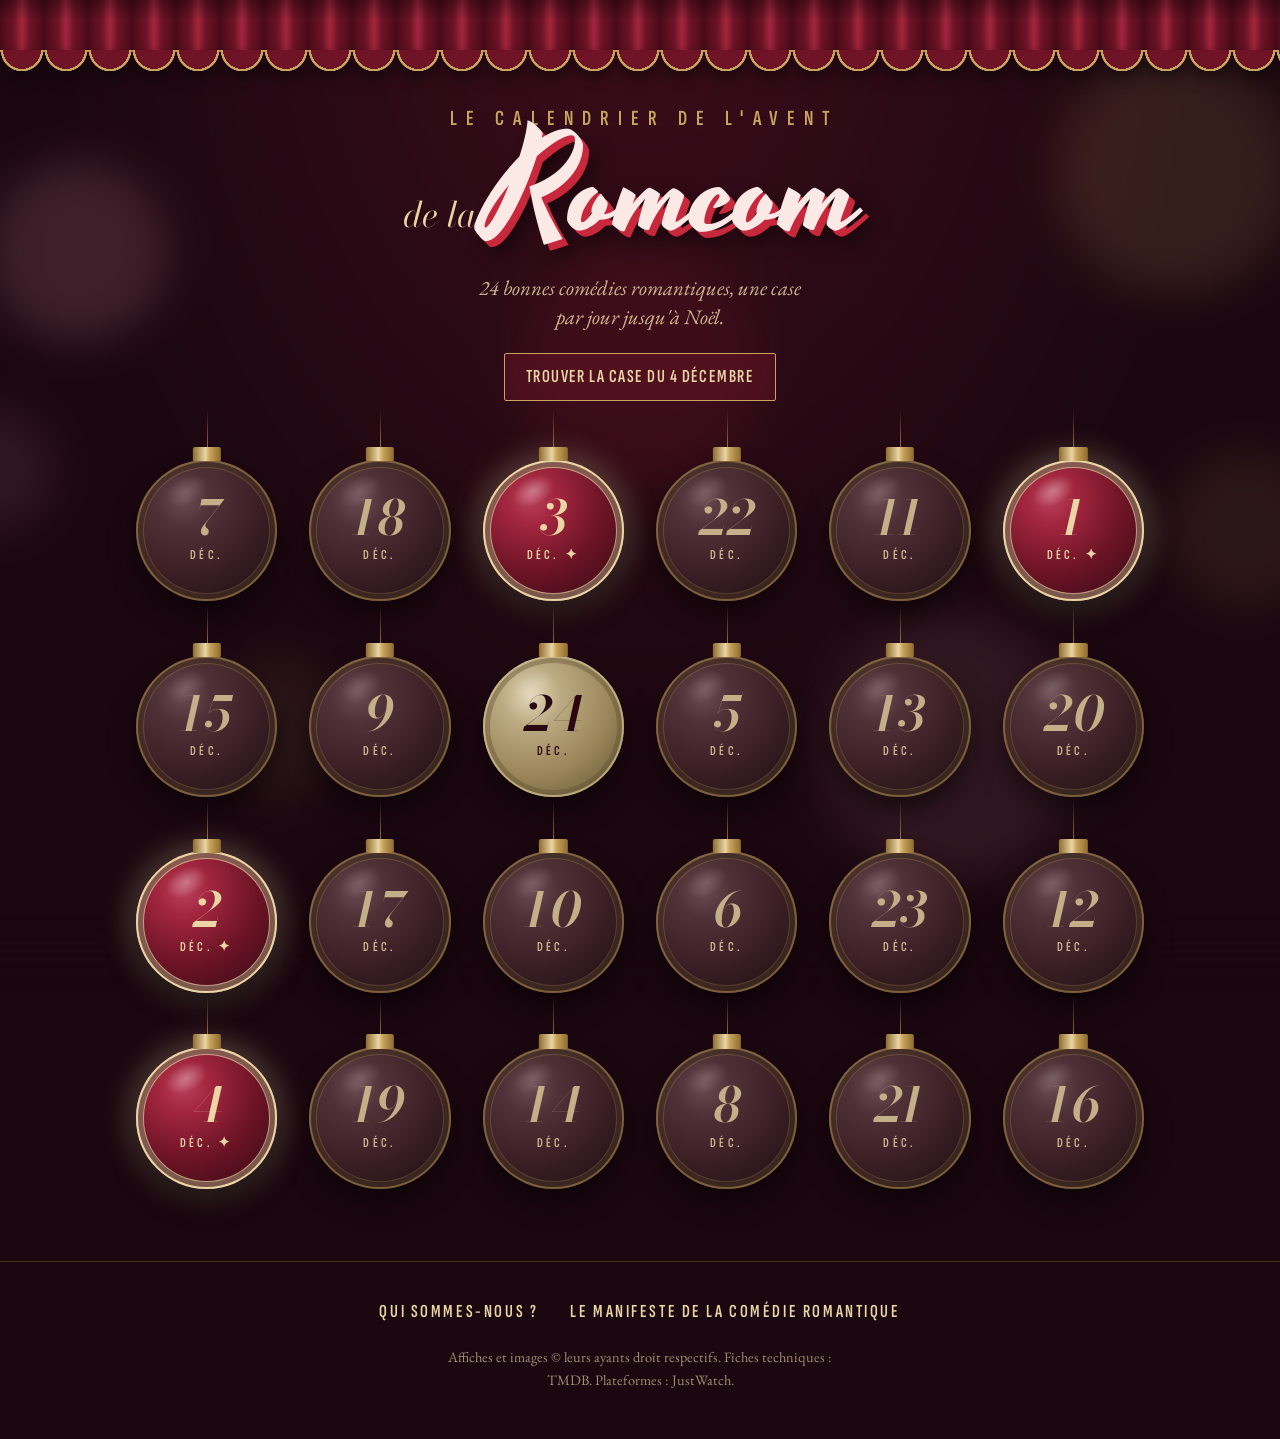
<file: index.html>
<!doctype html>
<html lang="fr">
<head>
  <meta charset="utf-8">
  <meta name="viewport" content="width=device-width, initial-scale=1, viewport-fit=cover">
  <title>Le calendrier de l'avent de la romcom</title>
  <meta property="og:type" content="website">
  <meta property="og:locale" content="fr_FR">
  <meta property="og:site_name" content="Le calendrier de l'avent de la romcom">
  <meta property="og:title" content="Le calendrier de l'avent de la romcom">
  <meta property="og:description" content="24 bonnes comédies romantiques, une case par jour jusqu'à Noël.">
  <meta property="og:url" content="https://sararbg.github.io/calendrier-avent-romcom/">
  <meta property="og:image" content="https://sararbg.github.io/calendrier-avent-romcom/images/partage.jpg">
  <meta property="og:image:width" content="1200">
  <meta property="og:image:height" content="630">
  <meta property="og:image:alt" content="Le calendrier de l'avent de la romcom : un rideau de cinéma et des boules de Noël avec des scènes de films">
  <meta name="twitter:card" content="summary_large_image">
  <meta name="description" content="24 bonnes comédies romantiques, une case par jour jusqu'à Noël : le pitch, trois bonnes raisons de regarder et où voir le film en France.">
  <link rel="icon" href="data:image/svg+xml,%3Csvg xmlns='http://www.w3.org/2000/svg' viewBox='0 0 32 32'%3E%3Crect x='13' y='2' width='6' height='5' rx='1' fill='%23c9a45c'/%3E%3Ccircle cx='16' cy='19' r='12' fill='%236e1426' stroke='%23c9a45c' stroke-width='2'/%3E%3C/svg%3E">
  <link rel="preconnect" href="https://fonts.googleapis.com">
  <link rel="preconnect" href="https://fonts.gstatic.com" crossorigin>
  <link href="https://fonts.googleapis.com/css2?family=Bodoni+Moda:ital,opsz,wght@0,6..96,400..700;1,6..96,400..700&family=EB+Garamond:ital,wght@0,400..600;1,400..600&family=Sofia+Sans+Extra+Condensed:wght@400;600;700&family=Yesteryear&display=swap" rel="stylesheet">
  <link rel="stylesheet" href="assets/style.css?v=11">
</head>
<body>
  <div class="bokeh" aria-hidden="true"></div>
  <div class="etincelles" aria-hidden="true"></div>
  <div class="lambrequin" aria-hidden="true"></div>

  <header class="entete">
    <h1>
      <span class="enseigne-haut">Le calendrier de l'avent</span>
      <span class="enseigne-bas"><span class="de-la">de la</span> <span class="logo">Romcom</span></span>
    </h1>
    <p class="accroche">24 bonnes comédies romantiques, une case par jour jusqu'à Noël.</p>
    <p class="statut" id="statut" aria-live="polite"></p>
  </header>

  <p class="apercu" id="apercu" hidden>Mode aperçu : toutes les cases sont ouvertes. Les visiteurs ne voient pas ce mode.</p>

  <main>
    <div class="calendrier" id="calendrier"></div>
  </main>

  <footer class="pied">
    <nav>
      <a href="qui-sommes-nous.html">Qui sommes-nous ?</a>
      <a href="manifeste.html">Le manifeste de la comédie romantique</a>
    </nav>
    <p class="mentions">Affiches et images © leurs ayants droit respectifs. Fiches techniques : TMDB. Plateformes : JustWatch.</p>
  </footer>

  <dialog class="fiche" id="fiche" aria-labelledby="fiche-titre">
    <button class="fermer" type="button" aria-label="Fermer la fiche">×</button>
    <div class="fiche-contenu" id="fiche-contenu"></div>
  </dialog>

  <div class="toast" id="toast" role="status" aria-live="polite"></div>

  <script src="assets/films.js?v=11"></script>
  <script src="assets/app.js?v=11"></script>
</body>
</html>
</file>
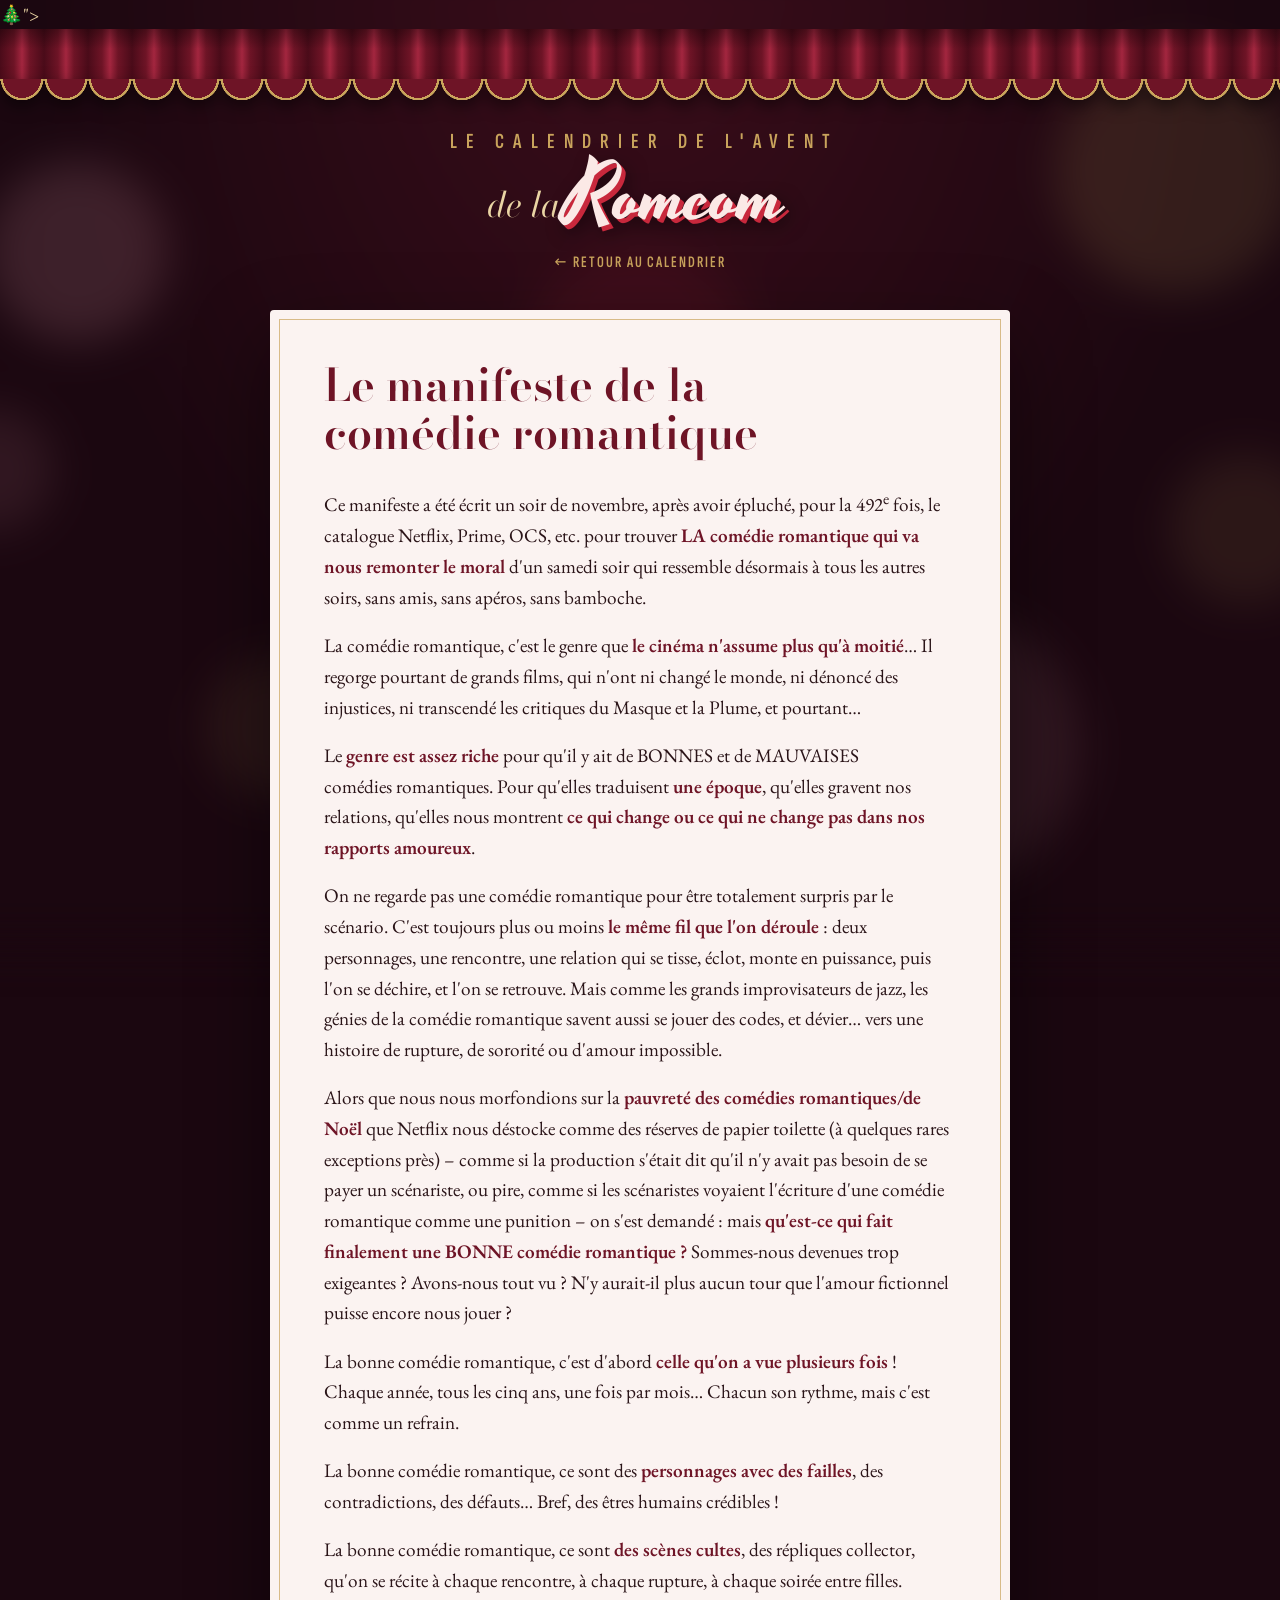
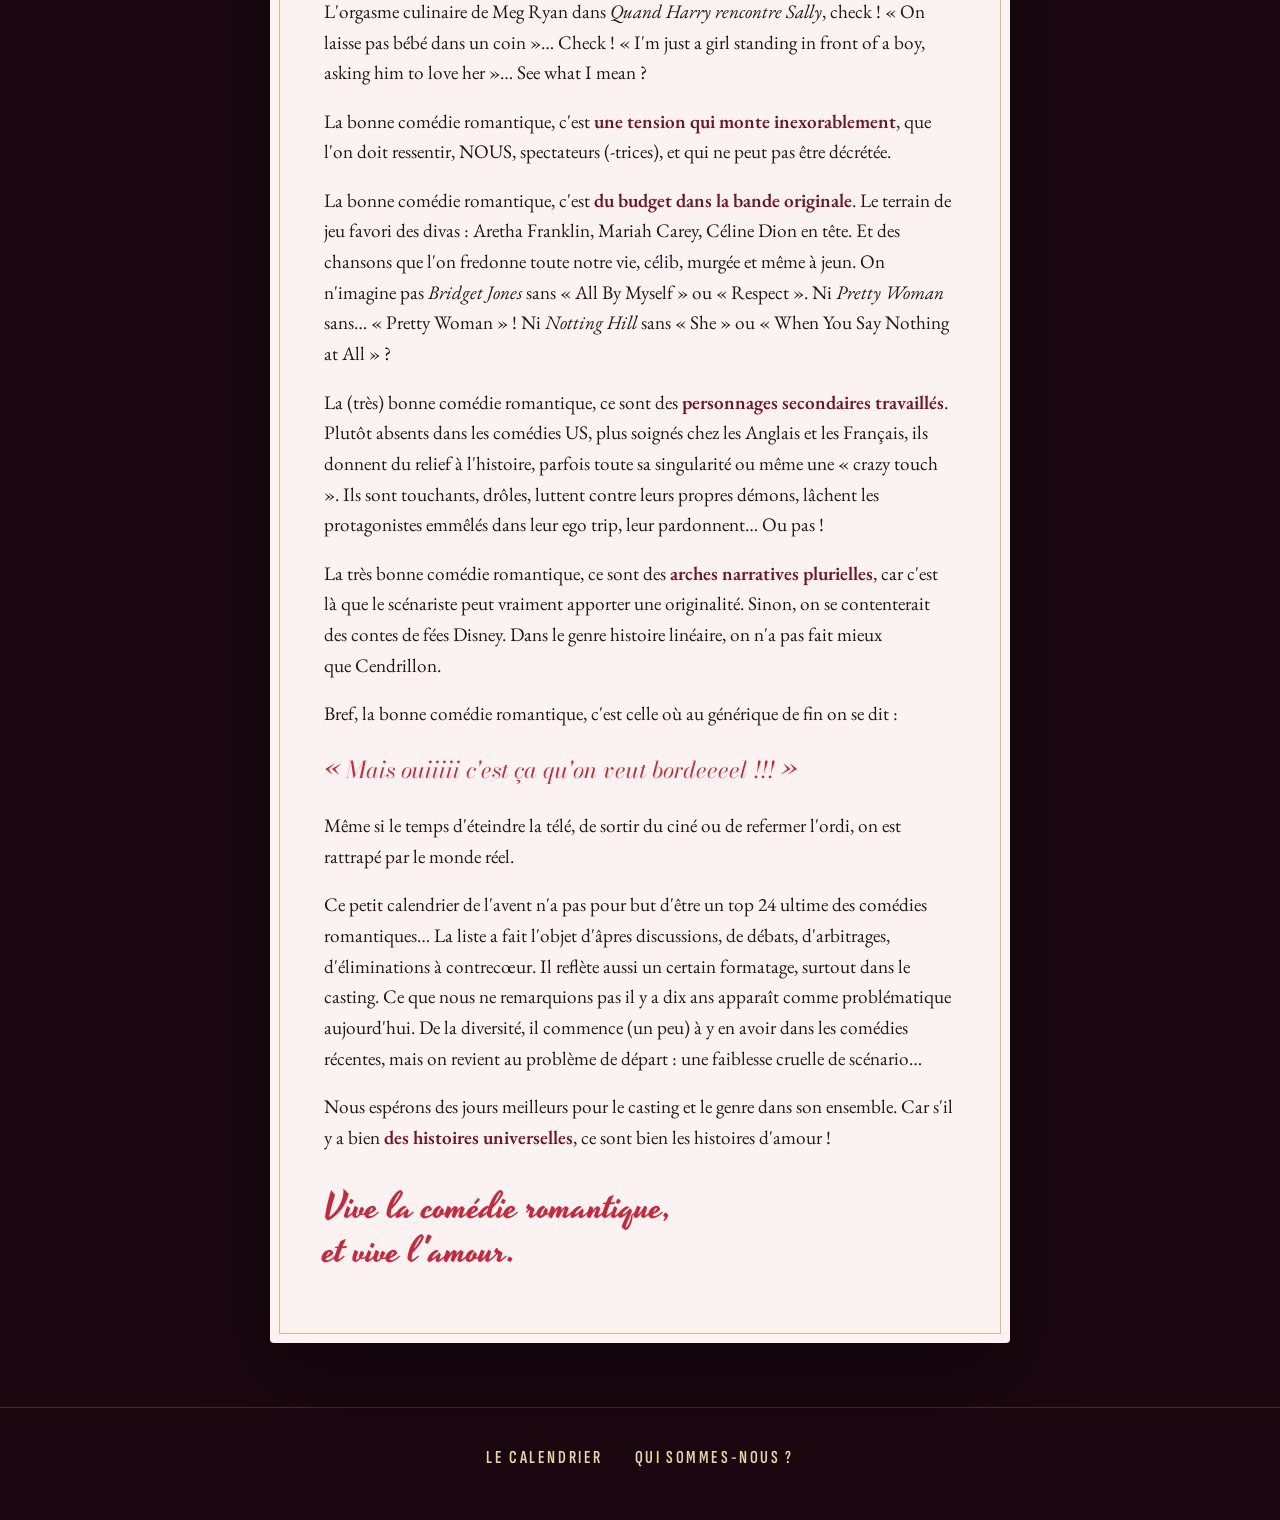
<file: manifeste.html>
<!doctype html>
<html lang="fr">
<head>
  <meta charset="utf-8">
  <meta name="viewport" content="width=device-width, initial-scale=1, viewport-fit=cover">
  <title>Le manifeste de la comédie romantique · Le calendrier de l'avent de la romcom</title>
  <meta property="og:type" content="website">
  <meta property="og:locale" content="fr_FR">
  <meta property="og:site_name" content="Le calendrier de l'avent de la romcom">
  <meta property="og:title" content="Le manifeste de la comédie romantique">
  <meta property="og:description" content="Qu'est-ce qui fait une BONNE comédie romantique ? Notre manifeste.">
  <meta property="og:url" content="https://sararbg.github.io/calendrier-avent-romcom/manifeste.html">
  <meta property="og:image" content="https://sararbg.github.io/calendrier-avent-romcom/images/partage.jpg">
  <meta property="og:image:width" content="1200">
  <meta property="og:image:height" content="630">
  <meta property="og:image:alt" content="Le calendrier de l'avent de la romcom : un rideau de cinéma et des boules de Noël avec des scènes de films">
  <meta name="twitter:card" content="summary_large_image">
  <meta name="description" content="Qu'est-ce qui fait une BONNE comédie romantique ? Notre manifeste.">
  <link rel="icon" href="data:image/svg+xml,%3Csvg xmlns='http://www.w3.org/2000/svg' viewBox='0 0 32 32'%3E%3Crect x='13' y='2' width='6' height='5' rx='1' fill='%23c9a45c'/%3E%3Ccircle cx='16' cy='19' r='12' fill='%236e1426' stroke='%23c9a45c' stroke-width='2'/%3E%3C/svg%3E"><text y='.9em' font-size='90'>🎄</text></svg>">
  <link rel="preconnect" href="https://fonts.googleapis.com">
  <link rel="preconnect" href="https://fonts.gstatic.com" crossorigin>
  <link href="https://fonts.googleapis.com/css2?family=Bodoni+Moda:ital,opsz,wght@0,6..96,400..700;1,6..96,400..700&family=EB+Garamond:ital,wght@0,400..600;1,400..600&family=Sofia+Sans+Extra+Condensed:wght@400;600;700&family=Yesteryear&display=swap" rel="stylesheet">
  <link rel="stylesheet" href="assets/style.css?v=11">
</head>
<body>
  <div class="bokeh" aria-hidden="true"></div>
  <div class="lambrequin" aria-hidden="true"></div>

  <header class="entete petite">
    <a href="index.html">
      <span class="enseigne-haut">Le calendrier de l'avent</span>
      <span class="enseigne-bas"><span class="de-la">de la</span> <span class="logo">Romcom</span></span>
    </a>
    <a class="retour" href="index.html">← Retour au calendrier</a>
  </header>

  <main>
    <article class="page">
      <h2>Le manifeste de la comédie romantique</h2>

      <p>Ce manifeste a été écrit un soir de novembre, après avoir épluché, pour la 492<sup>e</sup> fois, le catalogue Netflix, Prime, OCS, etc. pour trouver <strong>LA comédie romantique qui va nous remonter le moral</strong> d'un samedi soir qui ressemble désormais à tous les autres soirs, sans amis, sans apéros, sans bamboche.</p>

      <p>La comédie romantique, c'est le genre que <strong>le cinéma n'assume plus qu'à moitié</strong>… Il regorge pourtant de grands films, qui n'ont ni changé le monde, ni dénoncé des injustices, ni transcendé les critiques du Masque et la Plume, et pourtant…</p>

      <p>Le <strong>genre est assez riche</strong> pour qu'il y ait de BONNES et de MAUVAISES comédies romantiques. Pour qu'elles traduisent <strong>une époque</strong>, qu'elles gravent nos relations, qu'elles nous montrent <strong>ce qui change ou ce qui ne change pas dans nos rapports amoureux</strong>.</p>

      <p>On ne regarde pas une comédie romantique pour être totalement surpris par le scénario. C'est toujours plus ou moins <strong>le même fil que l'on déroule</strong> : deux personnages, une rencontre, une relation qui se tisse, éclot, monte en puissance, puis l'on se déchire, et l'on se retrouve. Mais comme les grands improvisateurs de jazz, les génies de la comédie romantique savent aussi se jouer des codes, et dévier… vers une histoire de rupture, de sororité ou d'amour impossible.</p>

      <p>Alors que nous nous morfondions sur la <strong>pauvreté des comédies romantiques/de Noël</strong> que Netflix nous déstocke comme des réserves de papier toilette (à quelques rares exceptions près) – comme si la production s'était dit qu'il n'y avait pas besoin de se payer un scénariste, ou pire, comme si les scénaristes voyaient l'écriture d'une comédie romantique comme une punition – on s'est demandé : mais <strong>qu'est-ce qui fait finalement une BONNE comédie romantique ?</strong> Sommes-nous devenues trop exigeantes ? Avons-nous tout vu ? N'y aurait-il plus aucun tour que l'amour fictionnel puisse encore nous jouer ?</p>

      <p>La bonne comédie romantique, c'est d'abord <strong>celle qu'on a vue plusieurs fois</strong> ! Chaque année, tous les cinq ans, une fois par mois… Chacun son rythme, mais c'est comme un refrain.</p>

      <p>La bonne comédie romantique, ce sont des <strong>personnages avec des failles</strong>, des contradictions, des défauts… Bref, des êtres humains crédibles !</p>

      <p>La bonne comédie romantique, ce sont <strong>des scènes cultes</strong>, des répliques collector, qu'on se récite à chaque rencontre, à chaque rupture, à chaque soirée entre filles. L'orgasme culinaire de Meg Ryan dans <em>Quand Harry rencontre Sally</em>, check ! « On laisse pas bébé dans un coin »… Check ! « I'm just a girl standing in front of a boy, asking him to love her »… See what I mean ?</p>

      <p>La bonne comédie romantique, c'est <strong>une tension qui monte inexorablement</strong>, que l'on doit ressentir, NOUS, spectateurs (-trices), et qui ne peut pas être décrétée.</p>

      <p>La bonne comédie romantique, c'est <strong>du budget dans la bande originale</strong>. Le terrain de jeu favori des divas : Aretha Franklin, Mariah Carey, Céline Dion en tête. Et des chansons que l'on fredonne toute notre vie, célib, murgée et même à jeun. On n'imagine pas <em>Bridget Jones</em> sans « All By Myself » ou « Respect ». Ni <em>Pretty Woman</em> sans… « Pretty Woman » ! Ni <em>Notting Hill</em> sans « She » ou « When You Say Nothing at All » ?</p>

      <p>La (très) bonne comédie romantique, ce sont des <strong>personnages secondaires travaillés</strong>. Plutôt absents dans les comédies US, plus soignés chez les Anglais et les Français, ils donnent du relief à l'histoire, parfois toute sa singularité ou même une « crazy touch ». Ils sont touchants, drôles, luttent contre leurs propres démons, lâchent les protagonistes emmêlés dans leur ego trip, leur pardonnent… Ou pas !</p>

      <p>La très bonne comédie romantique, ce sont des <strong>arches narratives plurielles</strong>, car c'est là que le scénariste peut vraiment apporter une originalité. Sinon, on se contenterait des contes de fées Disney. Dans le genre histoire linéaire, on n'a pas fait mieux que Cendrillon.</p>

      <p>Bref, la bonne comédie romantique, c'est celle où au générique de fin on se dit :</p>
      <p class="exergue">« Mais ouiiiii c'est ça qu'on veut bordeeeel !!! »</p>
      <p>Même si le temps d'éteindre la télé, de sortir du ciné ou de refermer l'ordi, on est rattrapé par le monde réel.</p>

      <p>Ce petit calendrier de l'avent n'a pas pour but d'être un top 24 ultime des comédies romantiques… La liste a fait l'objet d'âpres discussions, de débats, d'arbitrages, d'éliminations à contrecœur. Il reflète aussi un certain formatage, surtout dans le casting. Ce que nous ne remarquions pas il y a dix ans apparaît comme problématique aujourd'hui. De la diversité, il commence (un peu) à y en avoir dans les comédies récentes, mais on revient au problème de départ : une faiblesse cruelle de scénario…</p>

      <p>Nous espérons des jours meilleurs pour le casting et le genre dans son ensemble. Car s'il y a bien <strong>des histoires universelles</strong>, ce sont bien les histoires d'amour !</p>

      <p class="signature">Vive la comédie romantique,<br>et vive l'amour.</p>
    </article>
  </main>

  <footer class="pied">
    <nav>
      <a href="index.html">Le calendrier</a>
      <a href="qui-sommes-nous.html">Qui sommes-nous ?</a>
    </nav>
  </footer>
</body>
</html>
</file>
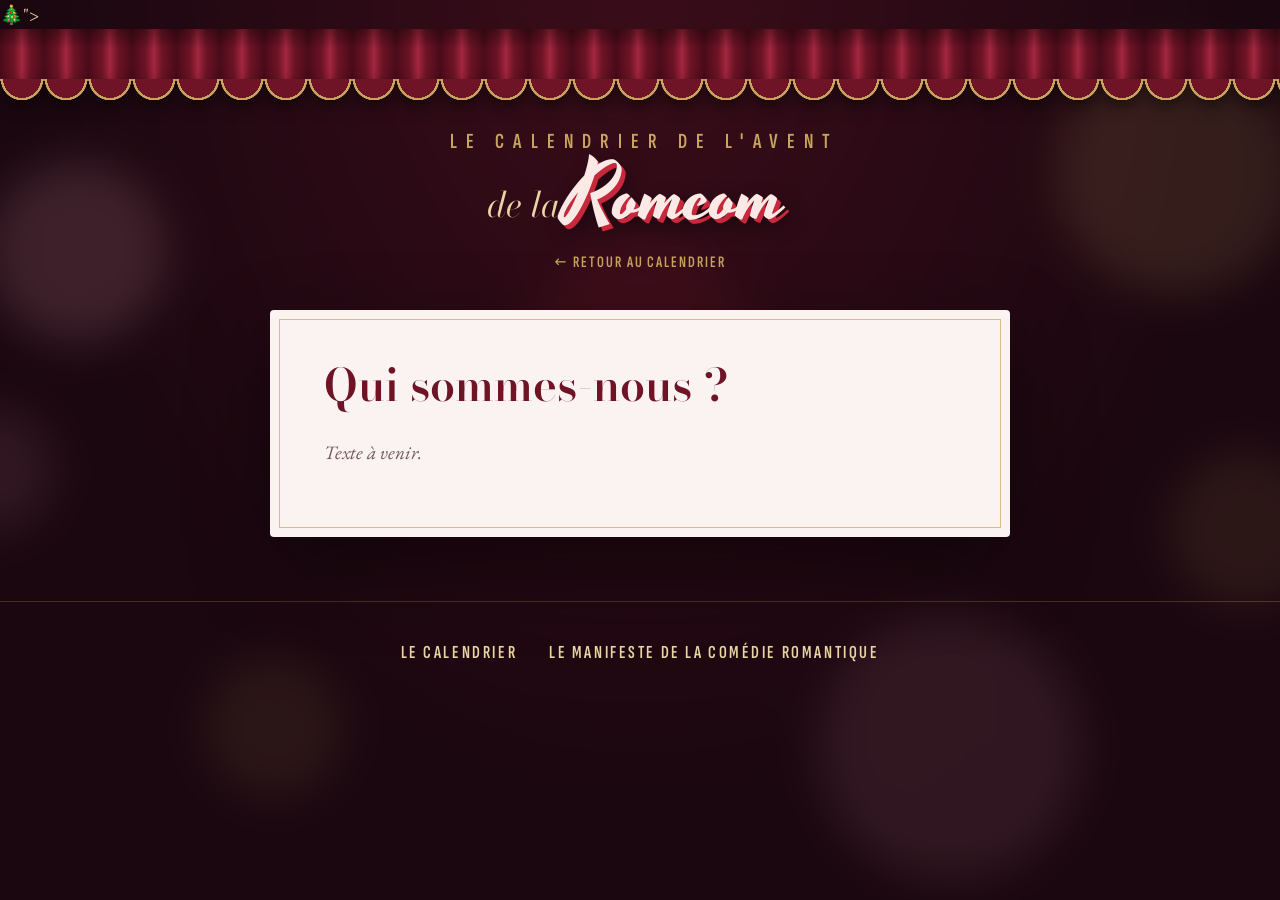
<file: qui-sommes-nous.html>
<!doctype html>
<html lang="fr">
<head>
  <meta charset="utf-8">
  <meta name="viewport" content="width=device-width, initial-scale=1, viewport-fit=cover">
  <title>Qui sommes-nous ? · Le calendrier de l'avent de la romcom</title>
  <meta property="og:type" content="website">
  <meta property="og:locale" content="fr_FR">
  <meta property="og:site_name" content="Le calendrier de l'avent de la romcom">
  <meta property="og:title" content="Qui sommes-nous ?">
  <meta property="og:description" content="Les autrices du calendrier de l'avent de la romcom.">
  <meta property="og:url" content="https://sararbg.github.io/calendrier-avent-romcom/qui-sommes-nous.html">
  <meta property="og:image" content="https://sararbg.github.io/calendrier-avent-romcom/images/partage.jpg">
  <meta property="og:image:width" content="1200">
  <meta property="og:image:height" content="630">
  <meta property="og:image:alt" content="Le calendrier de l'avent de la romcom : un rideau de cinéma et des boules de Noël avec des scènes de films">
  <meta name="twitter:card" content="summary_large_image">
  <link rel="icon" href="data:image/svg+xml,%3Csvg xmlns='http://www.w3.org/2000/svg' viewBox='0 0 32 32'%3E%3Crect x='13' y='2' width='6' height='5' rx='1' fill='%23c9a45c'/%3E%3Ccircle cx='16' cy='19' r='12' fill='%236e1426' stroke='%23c9a45c' stroke-width='2'/%3E%3C/svg%3E"><text y='.9em' font-size='90'>🎄</text></svg>">
  <link rel="preconnect" href="https://fonts.googleapis.com">
  <link rel="preconnect" href="https://fonts.gstatic.com" crossorigin>
  <link href="https://fonts.googleapis.com/css2?family=Bodoni+Moda:ital,opsz,wght@0,6..96,400..700;1,6..96,400..700&family=EB+Garamond:ital,wght@0,400..600;1,400..600&family=Sofia+Sans+Extra+Condensed:wght@400;600;700&family=Yesteryear&display=swap" rel="stylesheet">
  <link rel="stylesheet" href="assets/style.css?v=11">
</head>
<body>
  <div class="bokeh" aria-hidden="true"></div>
  <div class="lambrequin" aria-hidden="true"></div>

  <header class="entete petite">
    <a href="index.html">
      <span class="enseigne-haut">Le calendrier de l'avent</span>
      <span class="enseigne-bas"><span class="de-la">de la</span> <span class="logo">Romcom</span></span>
    </a>
    <a class="retour" href="index.html">← Retour au calendrier</a>
  </header>

  <main>
    <article class="page">
      <h2>Qui sommes-nous ?</h2>
      <!-- Remplacer ce paragraphe par votre texte de présentation -->
      <p class="a-venir">Texte à venir.</p>
    </article>
  </main>

  <footer class="pied">
    <nav>
      <a href="index.html">Le calendrier</a>
      <a href="manifeste.html">Le manifeste de la comédie romantique</a>
    </nav>
  </footer>
</body>
</html>
</file>
<file: assets/style.css>
/* Le calendrier de l'avent de la romcom
   Concept : un palais de cinéma à Noël. Rideau de velours, boules dorées,
   fiche façon programme de séance (bloc-générique d'affiche, tableau des séances). */
:root {
  --nuit: #1b0710;          /* fond : velours dans le noir de la salle */
  --velours: #6e1426;       /* rideau, boules */
  --velours-clair: #a3263f;
  --rouge: #c8283c;         /* le rouge du logo d'origine */
  --or: #c9a45c;
  --or-pale: #ead5a4;
  --rose-papier: #fbf3f1;   /* papier du programme, légèrement rosé */
  --encre: #2a1418;
  --encre-2: #6f565b;
  --filet: rgba(110, 20, 38, .18);

  --f-titre: "Bodoni Moda", "Didot", "Bodoni 72", serif;
  --f-texte: "EB Garamond", "Garamond", "Times New Roman", serif;
  --f-generique: "Sofia Sans Extra Condensed", "Arial Narrow", sans-serif;
  --f-logo: "Yesteryear", "Brush Script MT", cursive;

  color-scheme: dark;
}

*, *::before, *::after { box-sizing: border-box; }
html { -webkit-text-size-adjust: 100%; }
body {
  margin: 0;
  min-height: 100vh;
  background: var(--nuit);
  color: var(--or-pale);
  font-family: var(--f-texte);
  font-size: 1.15rem;
  line-height: 1.6;
  overflow-x: hidden;
}
a { color: inherit; }
img { max-width: 100%; display: block; }
html { scrollbar-color: var(--velours) var(--nuit); }
::selection { background: var(--rouge); color: #fff; }
h1, h2, h3 { text-wrap: balance; }
p { text-wrap: pretty; }

/* Lumières floues de la salle (clin d'œil au fond du site d'origine) */
.bokeh {
  position: fixed; inset: 0; z-index: -1; pointer-events: none;
  background:
    radial-gradient(circle at 10% 30%, rgba(236, 160, 175, .16) 0 6%, transparent 6.5%),
    radial-gradient(circle at 88% 22%, rgba(201, 164, 92, .14) 0 8%, transparent 8.5%),
    radial-gradient(circle at 72% 80%, rgba(236, 160, 175, .10) 0 10%, transparent 10.5%),
    radial-gradient(circle at 24% 78%, rgba(201, 164, 92, .09) 0 5%, transparent 5.5%),
    radial-gradient(circle at 50% 42%, rgba(200, 40, 60, .10) 0 13%, transparent 13.5%),
    radial-gradient(circle at 93% 58%, rgba(201, 164, 92, .10) 0 5%, transparent 5.5%),
    radial-gradient(circle at 4% 52%, rgba(236, 160, 175, .10) 0 4%, transparent 4.5%),
    radial-gradient(ellipse at 50% 0%, #3b0d1a 0%, var(--nuit) 60%);
  filter: blur(20px);
  transform: scale(1.1);
}
/* Étincelles dorées qui scintillent dans la salle */
.etincelles { position: fixed; inset: 0; z-index: -1; pointer-events: none; }
.etincelles span {
  position: absolute; width: 3px; height: 3px; border-radius: 50%;
  background: var(--or-pale);
  box-shadow: 0 0 6px 1px rgba(234, 213, 164, .7);
  opacity: 0;
  animation: scintille 5s ease-in-out infinite;
}
@keyframes scintille { 0%, 100% { opacity: 0; transform: scale(.6); } 50% { opacity: .9; transform: scale(1); } }

/* ---------- Le lambrequin : le haut du rideau de scène ---------- */
.lambrequin { position: relative; height: 76px; pointer-events: none; }
.lambrequin::before {
  content: ""; position: absolute; inset: 0 0 26px;
  background:
    linear-gradient(180deg, rgba(0, 0, 0, .35), transparent 40%),
    repeating-linear-gradient(90deg, #4a0b19 0, var(--velours) 14px, var(--velours-clair) 22px, var(--velours) 30px, #4a0b19 44px);
  box-shadow: 0 2px 0 var(--or);
}
.lambrequin::after {
  content: ""; position: absolute; left: 0; right: 0; bottom: 0; height: 26px;
  background: radial-gradient(circle at 50% 0, var(--velours) 0 19px, var(--or) 19px 21px, transparent 21.5px) 0 0 / 44px 26px repeat-x;
  filter: drop-shadow(0 6px 8px rgba(0, 0, 0, .5));
}

/* ---------- En-tête : l'enseigne ---------- */
.entete {
  text-align: center;
  padding-block: 2rem .5rem;
  padding-left: max(16px, env(safe-area-inset-left, 0px));
  padding-right: max(16px, env(safe-area-inset-right, 0px));
}
.entete h1 { margin: 0; font-weight: normal; line-height: 1; }
.enseigne-haut {
  display: block;
  font-family: var(--f-generique); font-weight: 600;
  font-size: clamp(1rem, 3vw, 1.35rem);
  letter-spacing: .42em; text-transform: uppercase;
  color: var(--or);
  padding-left: .42em; /* compense l'espacement de la dernière lettre */
}
.enseigne-bas { display: flex; align-items: baseline; justify-content: center; gap: .25em; margin-top: .2rem; }
.enseigne-bas .de-la { font-family: var(--f-titre); font-style: italic; font-size: clamp(1.4rem, 4vw, 2.2rem); color: var(--or-pale); }
.logo {
  font-family: var(--f-logo);
  font-size: clamp(4.2rem, 15vw, 8.5rem);
  line-height: .9;
  color: #fbe9e6;
  text-shadow: .045em .045em 0 var(--rouge), .09em .09em 18px rgba(0, 0, 0, .55);
  padding-right: .1em;
}
.accroche {
  margin: 1.1rem auto 0; max-width: 34ch;
  font-style: italic; color: rgba(234, 213, 164, .85);
  font-size: clamp(1.1rem, 2.8vw, 1.3rem); line-height: 1.4;
}
.statut {
  margin: 1.4rem auto 0; max-width: 40ch; min-height: 1.6em;
  font-family: var(--f-generique); font-weight: 600; font-size: 1.15rem;
  letter-spacing: .08em; text-transform: uppercase; color: var(--or);
}
/* « Trouver la case du jour » : un billet doré qui mène à la bonne boule */
.vers-case {
  min-height: 44px; padding: .5rem 1.3rem;
  font: inherit; letter-spacing: inherit; text-transform: inherit;
  color: var(--or-pale); background: rgba(110, 20, 38, .45);
  border: 1px solid var(--or); border-radius: 2px;
  cursor: pointer;
  transition: background-color .2s ease, color .2s ease;
}
.vers-case:hover { background: var(--velours); color: #fff; }
.vers-case:focus-visible { outline: 2px solid var(--or-pale); outline-offset: 4px; }
.apercu {
  max-width: 560px; margin: 1rem auto 0; padding: .5rem 1rem; text-align: center;
  font-family: var(--f-generique); letter-spacing: .06em; text-transform: uppercase; font-size: .95rem;
  border: 1px dashed var(--or); color: var(--or-pale);
}

/* ---------- Le calendrier : 24 boules ---------- */
.calendrier {
  display: grid;
  grid-template-columns: repeat(6, minmax(0, 1fr));
  gap: 3.4rem 2rem;
  max-width: 1040px;
  margin: 0 auto;
  padding-block: 3.2rem 4.5rem;
  padding-left: max(16px, env(safe-area-inset-left, 0px));
  padding-right: max(16px, env(safe-area-inset-right, 0px));
}
@media (max-width: 860px) { .calendrier { grid-template-columns: repeat(4, minmax(0, 1fr)); } }
@media (max-width: 540px) { .calendrier { grid-template-columns: repeat(3, minmax(0, 1fr)); gap: 2.8rem 1.1rem; padding-top: 2.6rem; } }

.case {
  position: relative;
  aspect-ratio: 1; width: 100%; max-width: 100%;
  padding: 0; margin: 0; border: 0; background: none;
  border-radius: 50%;
  perspective: 1000px;
  cursor: pointer;
  color: inherit; font: inherit;
  -webkit-tap-highlight-color: transparent;
  /* les boules se balancent doucement au bout de leur fil */
  animation: balance 6s ease-in-out infinite;
  animation-delay: calc(var(--i) * -0.37s);
  transform-origin: 50% -30%;
}
@keyframes balance { 0%, 100% { rotate: -1.6deg; } 50% { rotate: 1.6deg; } }
/* attache dorée + fil */
.case::before {
  content: ""; position: absolute; left: 50%; top: -9%; width: 20%; height: 10%;
  translate: -50% 0; border-radius: 2px 2px 1px 1px; z-index: 2;
  background: linear-gradient(90deg, #8d6c2f, var(--or-pale) 45%, var(--or) 60%, #8d6c2f);
}
.case::after {
  content: ""; position: absolute; left: 50%; bottom: 109%; width: 1px; height: 2.4rem;
  background: linear-gradient(180deg, transparent, rgba(201, 164, 92, .65));
}
.case-inner {
  position: absolute; inset: 0;
  transform-style: preserve-3d;
  transition: transform 1s cubic-bezier(.2, .75, .2, 1), scale .25s ease;
  border-radius: 50%;
}
.case.ouverte .case-inner { transform: rotateY(180deg); }
.face {
  position: absolute; inset: 0;
  border-radius: 50%; overflow: hidden;
  -webkit-backface-visibility: hidden; backface-visibility: hidden;
  display: flex; flex-direction: column; align-items: center; justify-content: center;
}
.porte {
  background: radial-gradient(circle at 34% 28%, #b9405a 0%, var(--velours-clair) 18%, var(--velours) 52%, #2c0811 100%);
  box-shadow: inset 0 0 0 2px var(--or), inset 0 0 0 7px rgba(44, 8, 17, .45), inset 0 0 0 8px rgba(201, 164, 92, .5), 0 14px 26px rgba(0, 0, 0, .5);
}
.porte::before {
  content: ""; position: absolute; left: 20%; top: 12%; width: 32%; height: 20%;
  border-radius: 50%; rotate: -28deg;
  background: radial-gradient(ellipse, rgba(255, 255, 255, .32), transparent 70%);
}
.num {
  font-family: var(--f-titre); font-style: italic; font-weight: 600;
  font-size: clamp(1.9rem, 5vw, 3rem); line-height: 1;
  color: var(--or-pale);
  font-variant-numeric: lining-nums;
}
.mois {
  margin-top: .25em;
  font-family: var(--f-generique); font-weight: 600;
  font-size: clamp(.7rem, 1.6vw, .85rem); letter-spacing: .24em; text-transform: uppercase;
  color: var(--or);
}
.num, .mois { position: relative; z-index: 1; }
/* case pas encore disponible : boule éteinte, velours terni, texte qui reste lisible */
.case.fermee { cursor: default; }
.case.fermee .porte {
  background: radial-gradient(circle at 34% 28%, #6a4a50 0%, #4f3238 20%, #3a1f25 55%, #1c0c10 100%);
  box-shadow: inset 0 0 0 2px rgba(201, 164, 92, .45), inset 0 0 0 7px rgba(28, 12, 16, .45), inset 0 0 0 8px rgba(201, 164, 92, .25), 0 14px 26px rgba(0, 0, 0, .5);
}
.case.fermee .porte::before { opacity: .45; }
.case.fermee .num { color: #c4b088; }
.case.fermee .mois { color: #cdb98f; }
/* disponible mais pas encore ouverte : elle brille.
   La lueur est un calque à part dont seule l'opacité s'anime (léger à afficher). */
.halo {
  position: absolute; inset: 0; z-index: 0; border-radius: 50%;
  box-shadow: 0 0 30px 6px rgba(234, 213, 164, .5);
  opacity: 0; pointer-events: none;
}
.case-inner { z-index: 1; }
.case.prete .halo { opacity: .6; animation: lueur 2.4s ease-in-out infinite; }
@keyframes lueur { 0%, 100% { opacity: .15; } 50% { opacity: 1; } }
.case.prete .porte { box-shadow: inset 0 0 0 2px var(--or-pale), inset 0 0 0 7px rgba(44, 8, 17, .45), inset 0 0 0 8px rgba(234, 213, 164, .7), 0 14px 26px rgba(0, 0, 0, .5); }
.case.prete .mois { color: var(--or-pale); }
.case.prete .mois::after { content: " ✦"; color: var(--or-pale); }
/* repère quand on clique sur « Trouver la case du jour » */
.case.repere .case-inner { animation: repere .5s ease-in-out 4 alternate; }
.case.repere .halo { opacity: 1; animation: none; }
@keyframes repere { from { scale: 1; } to { scale: 1.14; } }
/* le 24 : la boule dorée */
.case[data-jour="24"] .porte {
  background: radial-gradient(circle at 34% 28%, #fff2cf 0%, var(--or-pale) 20%, var(--or) 55%, #8d6c2f 100%);
  box-shadow: inset 0 0 0 2px var(--or-pale), inset 0 0 0 7px rgba(141, 108, 47, .4), inset 0 0 0 8px rgba(255, 242, 207, .6), 0 14px 26px rgba(0, 0, 0, .5);
}
.case[data-jour="24"] .num, .case[data-jour="24"] .mois { color: var(--velours); }
.case[data-jour="24"].fermee .porte {
  background: radial-gradient(circle at 34% 28%, #e3d6b8 0%, #bcaa82 22%, #9a8659 58%, #5e4f31 100%);
  box-shadow: inset 0 0 0 2px rgba(234, 213, 164, .6), inset 0 0 0 7px rgba(94, 79, 49, .4), 0 14px 26px rgba(0, 0, 0, .5);
}
.case[data-jour="24"].fermee .num, .case[data-jour="24"].fermee .mois { color: #2a0812; }

.scene {
  transform: rotateY(180deg);
  background-color: var(--velours);
  background-size: 116%;
  background-position: center;
  box-shadow: inset 0 0 0 3px var(--or), 0 14px 26px rgba(0, 0, 0, .5);
}
.pastille {
  position: absolute; bottom: 6%; left: 50%; translate: -50% 0;
  padding: .05em .55em;
  background: var(--nuit); color: var(--or-pale);
  font-family: var(--f-titre); font-style: italic; font-weight: 600; font-size: clamp(.75rem, 1.9vw, .95rem);
  border: 1px solid var(--or);
}
.case:not(.fermee):hover .case-inner, .case:not(.fermee):focus-visible .case-inner { scale: 1.05; }
.case:focus-visible { outline: 2px solid var(--or-pale); outline-offset: 6px; }
.case.secoue { animation: secoue .5s ease; }
@keyframes secoue { 0%, 100% { rotate: 0deg; } 20% { rotate: -7deg; } 40% { rotate: 6deg; } 60% { rotate: -4deg; } 80% { rotate: 2deg; } }

/* ---------- La fiche : un programme de séance ---------- */
.fiche {
  width: min(880px, calc(100% - 24px));
  max-height: calc(100dvh - 24px);
  padding: 0; border: 0;
  border-radius: 4px;
  background: var(--rose-papier);
  color: var(--encre);
  box-shadow: 0 30px 80px rgba(0, 0, 0, .6);
  overflow: hidden;
  color-scheme: light;
}
.fiche[open] { display: flex; flex-direction: column; animation: apparait .4s cubic-bezier(.2, .75, .2, 1); }
@keyframes apparait { from { opacity: 0; transform: translateY(20px); } to { opacity: 1; transform: none; } }
.fiche::backdrop { background: rgba(14, 4, 8, .8); backdrop-filter: blur(4px); -webkit-backdrop-filter: blur(4px); }
.fiche::before { content: ""; position: absolute; inset: 9px; border: 1px solid rgba(201, 164, 92, .7); pointer-events: none; z-index: 1; }
.fiche-contenu { overflow-y: auto; padding: 2.8rem 3rem 2.2rem; }
.fermer {
  position: absolute; top: 18px; right: 18px; z-index: 3;
  width: 40px; height: 40px; border-radius: 50%;
  border: 1px solid var(--or); background: var(--rose-papier); color: var(--velours);
  font-family: var(--f-texte); font-size: 1.6rem; line-height: 1; cursor: pointer;
  display: grid; place-items: center;
}
.fermer:hover { background: var(--velours); color: var(--or-pale); }
.fermer:focus-visible, .ou-regarder a:focus-visible { outline: 2px solid var(--rouge); outline-offset: 3px; }

.fiche-haut { display: grid; grid-template-columns: 200px minmax(0, 1fr); grid-template-rows: auto 1fr; column-gap: 2.2rem; align-items: start; }
.fiche-haut .fiche-affiche { grid-row: 1 / span 2; }
.fiche-haut .generique { grid-column: 2; }
.fiche-affiche { width: 100%; height: auto; aspect-ratio: 2 / 3; max-width: 100%; object-fit: cover; box-shadow: 0 14px 30px rgba(42, 20, 24, .35); }
.fiche-date {
  margin: .7rem 0 0;
  font-family: var(--f-generique); font-weight: 600; font-size: 1rem;
  letter-spacing: .14em; text-transform: uppercase; color: var(--rouge);
}
.fiche-titre { margin: 0; padding-right: 3rem; font-family: var(--f-titre); font-weight: 600; font-size: clamp(1.8rem, 4.4vw, 2.9rem); line-height: 1.05; letter-spacing: -.01em; color: var(--velours); }
.fiche-vf { margin: .4rem 0 0; font-family: var(--f-titre); font-style: italic; font-size: clamp(1.05rem, 2.5vw, 1.3rem); color: var(--encre-2); }
.fiche-annee { font-style: normal; font-variant-numeric: lining-nums; }

/* Bloc-générique, comme au bas d'une affiche */
.generique {
  margin: 1.4rem 0 0;
  font-family: var(--f-generique);
  text-transform: uppercase;
  line-height: 1.15;
  color: var(--encre-2);
  display: flex; flex-wrap: wrap; gap: .5rem 1.1rem;
  padding-top: 1rem; border-top: 1px solid var(--filet);
}
.generique p { margin: 0; }
.generique .role { display: block; font-size: .8rem; font-weight: 600; letter-spacing: .16em; color: var(--rouge); }
.generique .noms { font-size: 1.3rem; font-weight: 700; letter-spacing: .02em; color: var(--encre); }
.generique .roman { display: block; font-size: .95rem; font-weight: 400; letter-spacing: .04em; color: var(--encre-2); }
.generique .avec { flex-basis: 100%; }
.generique .nm { white-space: nowrap; }  /* le « · » reste collé au nom qui le précède */

.bloc { margin-top: 2.3rem; max-width: 66ch; }
.bloc h3 {
  margin: 0 0 .8rem;
  font-family: var(--f-generique); font-weight: 700; font-size: 1.05rem;
  letter-spacing: .18em; text-transform: uppercase; color: var(--rouge);
}
.bloc p { margin: 0 0 .75rem; }
.raisons { list-style: none; margin: 0; padding: 0; display: grid; gap: 1.3rem; }
.raisons li { display: grid; grid-template-columns: 2.6rem minmax(0, 1fr); column-gap: .6rem; }
.raisons .chiffre { font-family: var(--f-titre); font-style: italic; font-weight: 600; font-size: 2.7rem; line-height: .9; color: var(--rouge); font-variant-numeric: lining-nums; }
.raisons li p { margin: 0 0 .45rem; }
.raisons li p.court { margin: 0; }

/* Où regarder : présenté comme un tableau des séances */
.ou-regarder { margin: 0; border-top: 2px solid var(--encre); }
.ou-regarder .ligne { display: grid; grid-template-columns: 11rem minmax(0, 1fr); gap: 1rem; padding: .7rem 0; border-bottom: 1px solid var(--filet); }
.ou-regarder dt { font-family: var(--f-generique); font-weight: 600; font-size: .85rem; letter-spacing: .14em; text-transform: uppercase; color: var(--encre-2); padding-top: .25rem; }
.ou-regarder dd { margin: 0; font-family: var(--f-generique); font-weight: 700; font-size: 1.3rem; text-transform: uppercase; letter-spacing: .03em; line-height: 1.25; color: var(--encre); }
.ou-regarder .ligne.secondaire dd { font-weight: 400; color: var(--encre-2); }
.ou-regarder .sep { color: var(--or); font-weight: 400; }
.ou-regarder .nom { white-space: nowrap; }
.ou-regarder .nom.long { white-space: normal; }  /* ex. « Sony Pictures Core (via Prime Video) » peut passer à la ligne */
.ou-regarder dd.rien { font-family: var(--f-texte); text-transform: none; font-style: italic; font-weight: 400; font-size: 1.05rem; letter-spacing: 0; color: var(--encre-2); }
.note { margin: .8rem 0 0; font-size: .95rem; color: var(--encre-2); }
.note a { color: var(--velours); font-weight: 600; text-underline-offset: 3px; }


@media (max-width: 680px) {
  .fiche-contenu { padding: 2.4rem 1.3rem 1.6rem; }
  .fiche::before { inset: 6px; }
  .fiche-haut { grid-template-columns: 108px minmax(0, 1fr); column-gap: 1.1rem; }
  .fiche-haut .fiche-affiche { grid-row: 1; }
  .fiche-haut .generique { grid-column: 1 / -1; }
  .fiche-titre { font-size: 1.6rem; }
  .fiche-date { font-size: .9rem; }
  .fermer { top: 12px; right: 12px; width: 36px; height: 36px; }
  .ou-regarder .ligne { grid-template-columns: 1fr; gap: .2rem; }
  .raisons li { grid-template-columns: 2rem minmax(0, 1fr); }
  .raisons .chiffre { font-size: 2.1rem; }
}
/* très petits écrans : l'affiche passe au-dessus, le titre prend toute la largeur */
@media (max-width: 420px) {
  .fiche-haut { grid-template-columns: minmax(0, 1fr); grid-template-rows: none; row-gap: 1rem; }
  .fiche-haut .generique { margin-top: .4rem; }
  .fiche-haut .fiche-affiche { width: 120px; grid-row: auto; }
  .fiche-haut .generique { grid-column: 1; }
  .fiche-titre { padding-right: 0; }
}
.fiche-contenu { scrollbar-color: rgba(110, 20, 38, .45) transparent; }
.fiche ::selection { background: #f2c6cd; color: var(--encre); }

/* ---------- Message furtif ---------- */
.toast {
  position: fixed; left: 50%; bottom: calc(24px + env(safe-area-inset-bottom, 0px)); translate: -50% 16px; z-index: 10;
  max-width: calc(100% - 32px);
  padding: .7rem 1.2rem;
  background: var(--rose-papier); color: var(--velours);
  border: 1px solid var(--or);
  box-shadow: 0 12px 30px rgba(0, 0, 0, .45);
  font-size: 1.05rem; text-align: center;
  opacity: 0; pointer-events: none; transition: opacity .3s, translate .3s;
}
.toast.visible { opacity: 1; translate: -50% 0; }

/* ---------- Pied de page : le générique de fin ---------- */
.pied {
  text-align: center;
  padding-block: 2.2rem 3rem;
  padding-left: max(16px, env(safe-area-inset-left, 0px));
  padding-right: max(16px, env(safe-area-inset-right, 0px));
  border-top: 1px solid rgba(201, 164, 92, .25);
}
.pied nav { display: flex; flex-wrap: wrap; justify-content: center; gap: .5rem 2rem; font-family: var(--f-generique); font-weight: 600; font-size: 1.15rem; letter-spacing: .14em; text-transform: uppercase; }
.pied nav a { color: var(--or-pale); text-decoration: none; }
.pied nav a:hover, .pied nav a:focus-visible { color: #fff; text-decoration: underline; text-decoration-color: var(--or); text-underline-offset: 5px; }
.mentions { margin: 1.2rem auto 0; max-width: 60ch; font-size: .9rem; color: rgba(234, 213, 164, .65); }

/* ---------- Pages texte (manifeste, qui sommes-nous) ---------- */
.entete.petite { padding-top: 1.2rem; }
.entete.petite .logo { font-size: clamp(3rem, 11vw, 5rem); }
.entete.petite a { text-decoration: none; }
.retour {
  display: inline-block; margin-top: 1rem;
  font-family: var(--f-generique); font-weight: 600; letter-spacing: .12em; text-transform: uppercase; font-size: 1rem;
  color: var(--or);
}
.page {
  position: relative;
  max-width: 740px; margin: 1.6rem auto 4rem; padding: 3.2rem 3.4rem;
  background: var(--rose-papier); color: var(--encre);
  border-radius: 4px;
  box-shadow: 0 30px 80px rgba(0, 0, 0, .45);
  font-size: 1.2rem;
}
.page::before { content: ""; position: absolute; inset: 9px; border: 1px solid rgba(201, 164, 92, .7); pointer-events: none; }
.page h2 { margin: 0 0 1.8rem; font-family: var(--f-titre); font-weight: 600; font-size: clamp(2rem, 5.5vw, 2.8rem); line-height: 1.08; color: var(--velours); }
.page p { margin: 0 0 1.1rem; }
.page strong { font-weight: 600; color: var(--velours); }
.page .exergue { font-family: var(--f-titre); font-style: italic; font-size: 1.45rem; line-height: 1.3; color: var(--rouge); margin: 1.6rem 0; }
.page .signature { font-family: var(--f-logo); font-size: 2.4rem; line-height: 1.15; color: var(--rouge); margin-top: 2rem; }
.a-venir { font-style: italic; color: var(--encre-2); }
@media (max-width: 680px) { .page { margin: 1rem 12px 3rem; padding: 2.4rem 1.4rem; font-size: 1.12rem; } .page::before { inset: 6px; } }

@media (prefers-reduced-motion: reduce) {
  *, *::before, *::after { animation: none !important; transition: none !important; }
}
</file>
